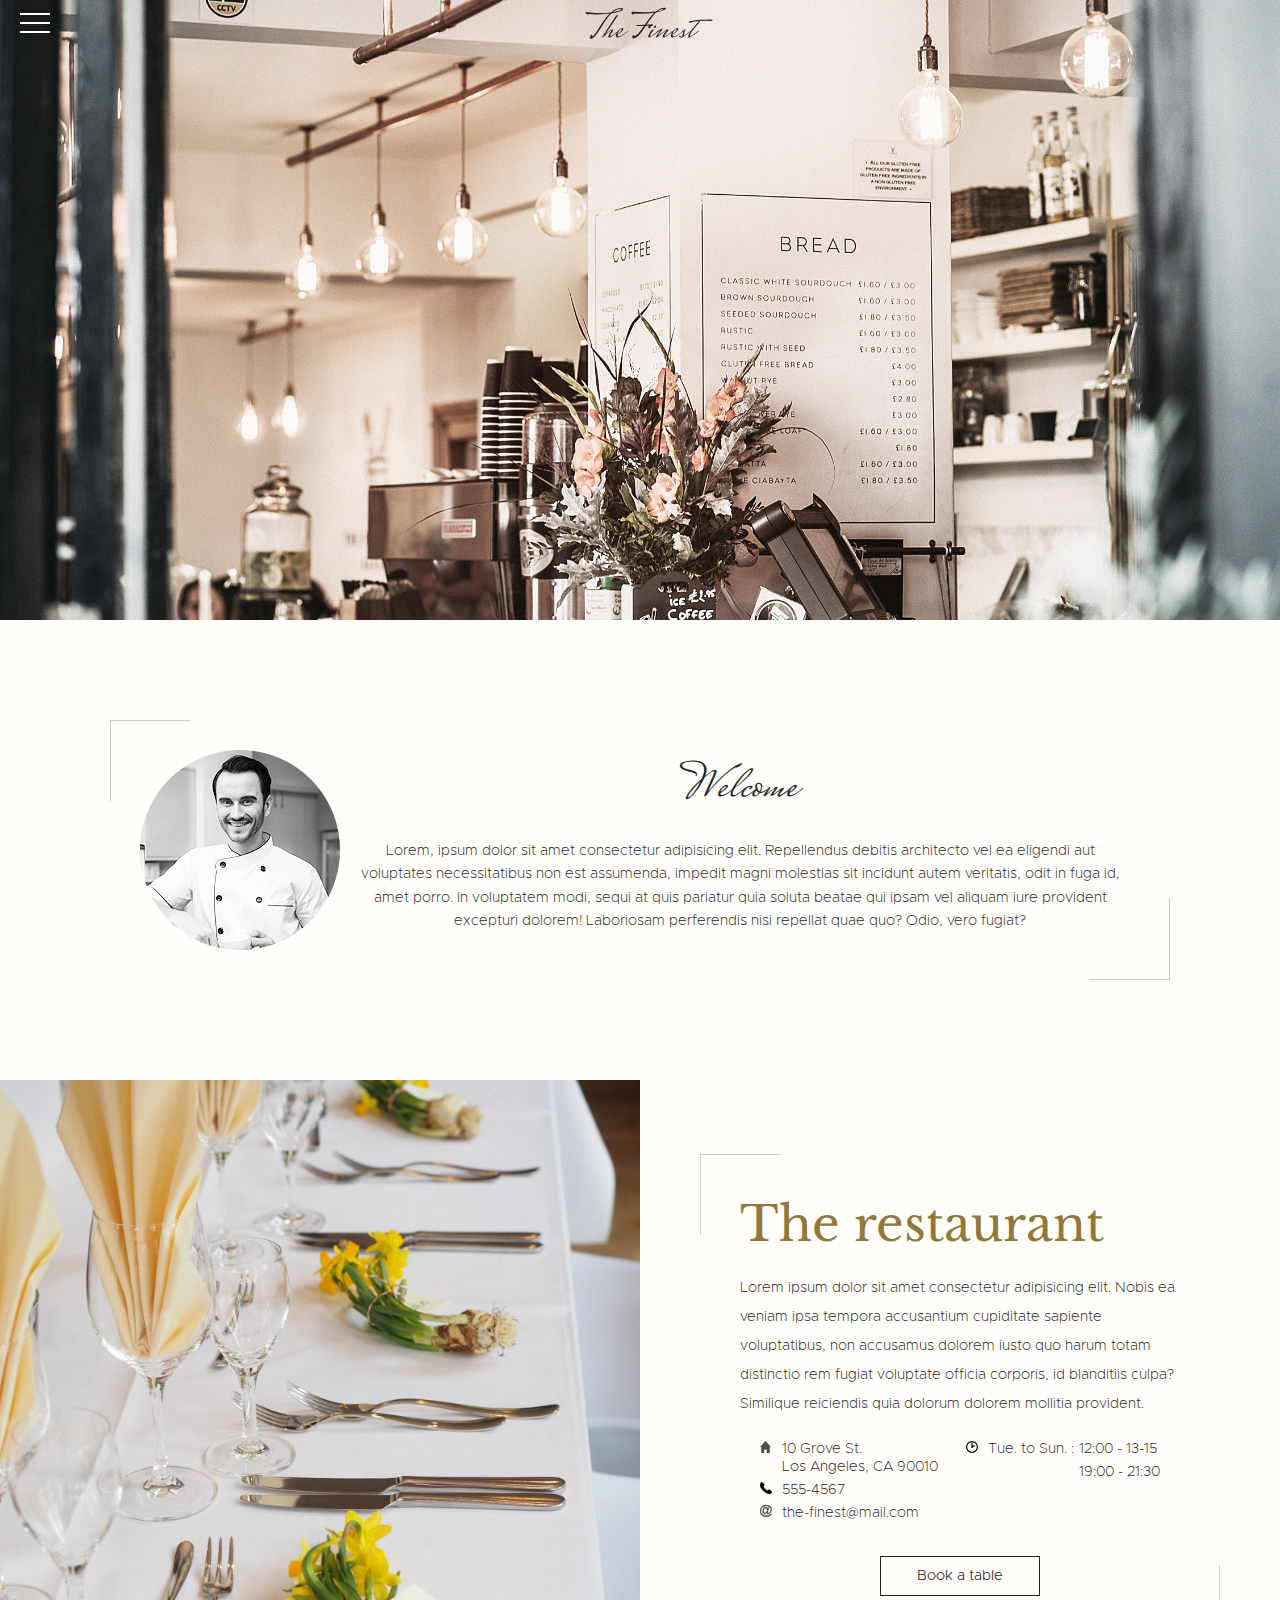
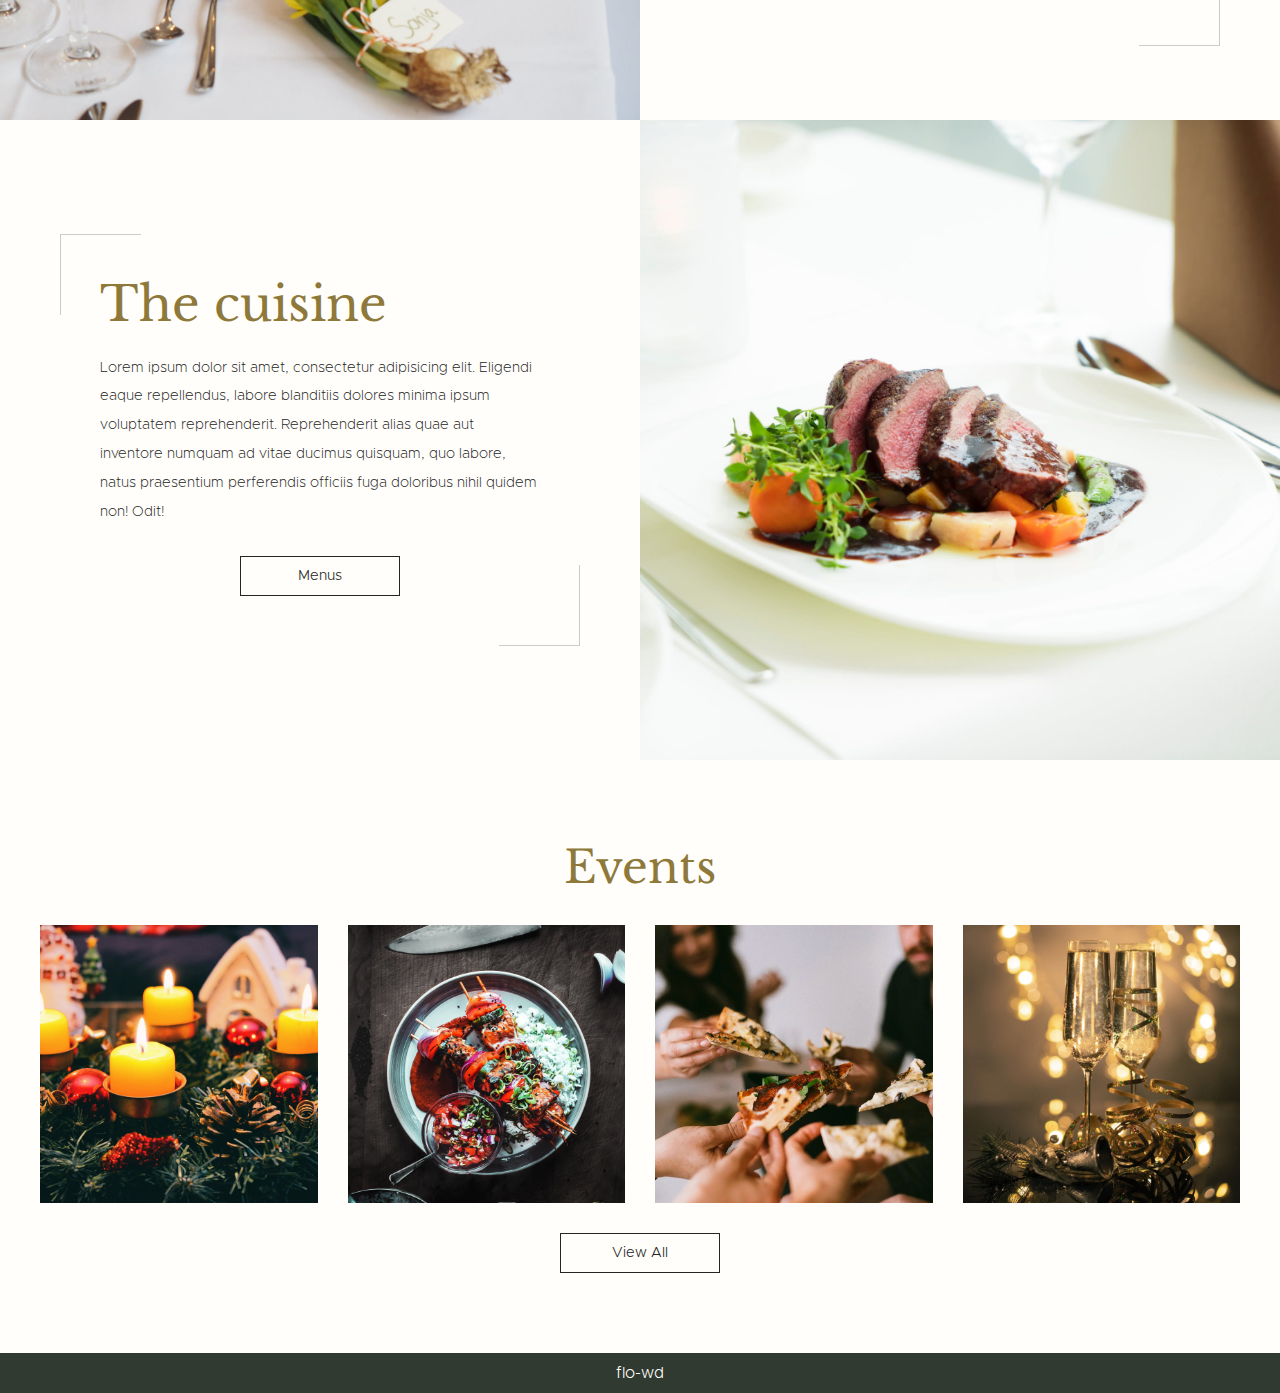
<file: index.html>
<!DOCTYPE html>
<html>
<head>
	<meta charset="UTF-8">
	<meta name="viewport" content="width=device-width, initial-scale=1">
  <link rel="stylesheet" href="style.css" />
  <link href="https://fonts.googleapis.com/css2?family=Libre+Baskerville:ital,wght@0,400;0,700;1,400&display=swap" rel="stylesheet"> 
	<title>The Finest - Home</title>
</head>
<body>
  <header class="header" id="header">
    <p class="header__logo">The Finest</p>
  </header>
  <div class="burger" id="burger">
    <div class="burger__piece burger__piece--top" id="burger-top"></div>
    <div class="burger__piece burger__piece--middle" id="burger-middle"></div>
    <div class="burger__piece burger__piece--bottom" id="burger-bottom"></div>
  </div>
  <div class="sidebar" id="sidebar">
    <div class="sidebar__top"></div>
    <div class="sidebar__body">
      <nav class="nav">
        <ul class="nav__list">
          <li class="nav__item"><a href="index.html">HOME</a></li>
          <li class="nav__item"><a href="book.html">BOOK A TABLE</a></li>
          <li class="nav__item"><a href="menus.html">MENUS</a></li>
          <li class="nav__item"><a href="events.html">EVENTS</a></li>
          <li class="nav__item"><a href="book.html#contact">CONTACT</a></li>
        </ul>
      </nav>
    </div>
  </div>
  <div class="sidebar__overlay" id="overlay"></div>
  <div class="home-hero"></div>
  <section class="home-intro">
    <div class="home-intro__ct">
      <div class="home-intro__box">
        <img src="img/chef.png" alt="chef" class="home-intro__pic">
        <div class="home-intro__text-ct">
          <div class="home-intro__title-ct">
            <h2 class="home-intro__title">Welcome</h2>
          </div>
          <p class="home-intro__text">Lorem, ipsum dolor sit amet consectetur adipisicing elit. Repellendus debitis architecto vel ea eligendi aut voluptates necessitatibus non est assumenda, impedit magni molestias sit incidunt autem veritatis, odit in fuga id, amet porro. In voluptatem modi, sequi at quis pariatur quia soluta beatae qui ipsam vel aliquam iure provident excepturi dolorem! Laboriosam perferendis nisi repellat quae quo? Odio, vero fugiat?
          </p>
        </div>
      </div> 
    </div>
  </section>
  <section class="home-main">
    <div class="home-main__ct">
      <div class="home-main__box">
        <div class="home-main__box-content">
          <img src="img/table-s.jpg" alt="" class="home-main__pic">
        </div>
      </div>
      <div class="home-main__box home-main__box--autosize">
        <div class="home-main__box-content home-main__box-content--autosize">
          <div class="home-main__text-ct">
            <h2 class="home-main__title">The restaurant</h2>
            <p class="home-main__text">Lorem ipsum dolor sit amet consectetur adipisicing elit. Nobis ea veniam ipsa tempora accusantium cupiditate sapiente voluptatibus, non accusamus dolorem iusto quo harum totam distinctio rem fugiat voluptate officia corporis, id blanditiis culpa? Similique reiciendis quia dolorum dolorem mollitia provident.</p>
            <div class="home-main__info-ct">
              <div class="home-main__info-text-ct">
                <p class="home-main__info-text home-main__info-text--address">10 Grove St.<br><span class="home-main__info-text--spacing">Los Angeles, CA 90010</span></p>
                <p class="home-main__info-text home-main__info-text--tel">555-4567</p>
                <p class="home-main__info-text home-main__info-text--mail">the-finest@mail.com</p>
              </div>
              <div class="home-main__info-hours">
                <div class="home-main__info-hour-ct">
                  <p class="home-main__info-hour-day">Tue. to Sun. :</p>
                  <p>12:00 - 13-15<br>19:00 - 21:30</p>
                </div>
              </div>
            </div>
            <a href="book.html"><button class="home-main__button">Book a table</button></a>
          </div>
        </div>
      </div>
      <div class="home-main__box home-main__box--autosize">
        <div class="home-main__box-content home-main__box-content--autosize">
          <div class="home-main__text-ct">
            <h2 class="home-main__title">The cuisine</h2>
            <p class="home-main__text">Lorem ipsum dolor sit amet, consectetur adipisicing elit. Eligendi eaque repellendus, labore blanditiis dolores minima ipsum voluptatem reprehenderit. Reprehenderit alias quae aut inventore numquam ad vitae ducimus quisquam, quo labore, natus praesentium perferendis officiis fuga doloribus nihil quidem non! Odit!</p>
            <a href="menus.html"><button class="home-main__button">Menus</button></a>
          </div>
        </div>
      </div>
      <div class="home-main__box home-main__box--reposition">
        <div class="home-main__box-content">
          <img src="img/food-s.jpg" alt="" class="home-main__pic">
        </div>
      </div>
    </div>
  </section>
  <section class="home-events">
    <div class="home-events__ct">
      <h2 class="home-events__title">Events</h2>
      <div class="home-events__box">
        <div class="home-events__box-content">
          <img src="img/event1.jpg" alt="event1" class="home-events__img">
          <div class="home-events__box-overlay">
            <h3 class="home-events__box-overlay-title">This is an event</h3>
          </div>
        </div>
      </div>
      <div class="home-events__box">
        <div class="home-events__box-content">
          <img src="img/event2.jpg" alt="event2" class="home-events__img">
          <div class="home-events__box-overlay">
            <h3 class="home-events__box-overlay-title">This is an event</h3>
          </div>
        </div>
      </div>
      <div class="home-events__box">
        <div class="home-events__box-content">
          <img src="img/event3.jpg" alt="event3" class="home-events__img">
          <div class="home-events__box-overlay">
            <h3 class="home-events__box-overlay-title">This is an event</h3>
          </div>
        </div>
      </div>
      <div class="home-events__box">
        <div class="home-events__box-content">
          <img src="img/event4.jpg" alt="event4" class="home-events__img">
          <div class="home-events__box-overlay">
            <h3 class="home-events__box-overlay-title">This is an event</h3>
          </div>
        </div>
      </div>
      <div class="home-events__button-ct">
        <a href="events.html"><button class="home-events__button">View All</button></a>
      </div>
    </div>
  </section>
  <footer class="footer">
    <p class="footer__text">flo-wd</p>
  </footer>

  <script src="js/app.js"></script>
  <script src="js/home.js"></script>
</body>
</html>
</file>
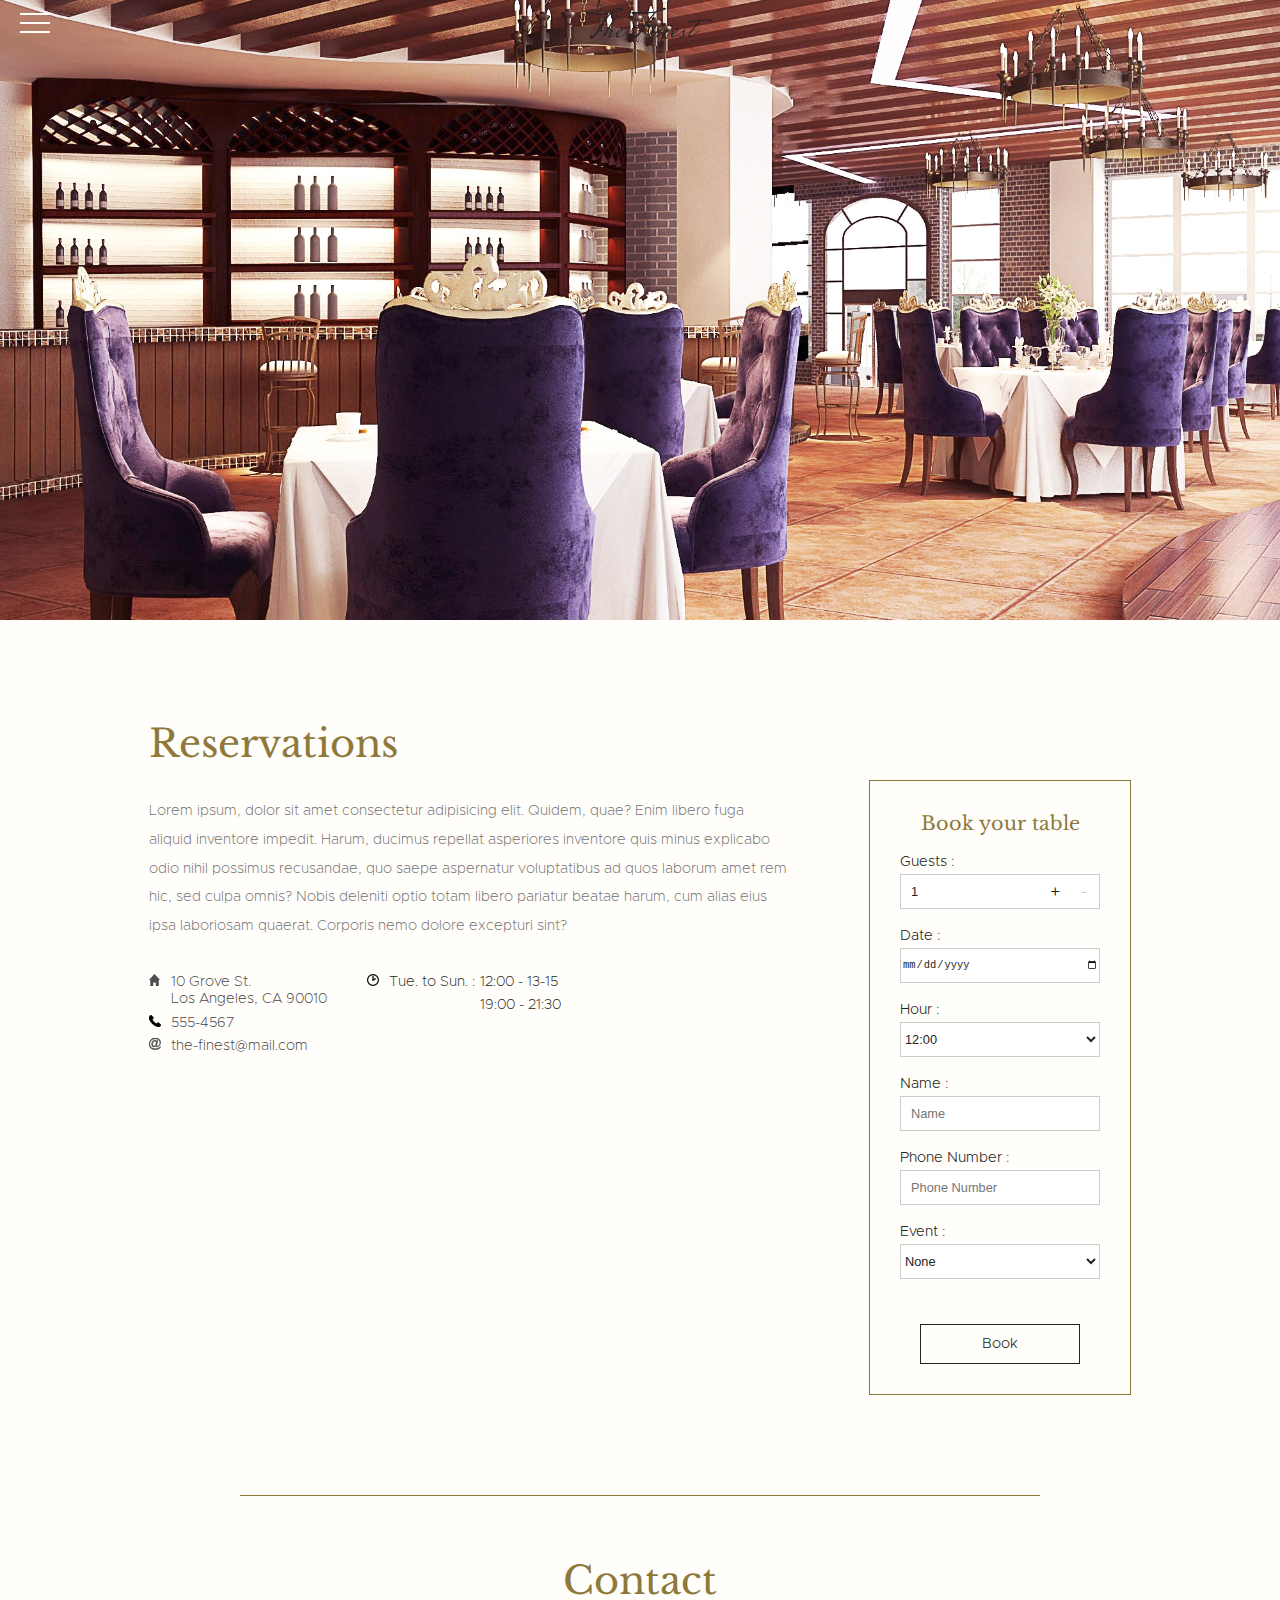
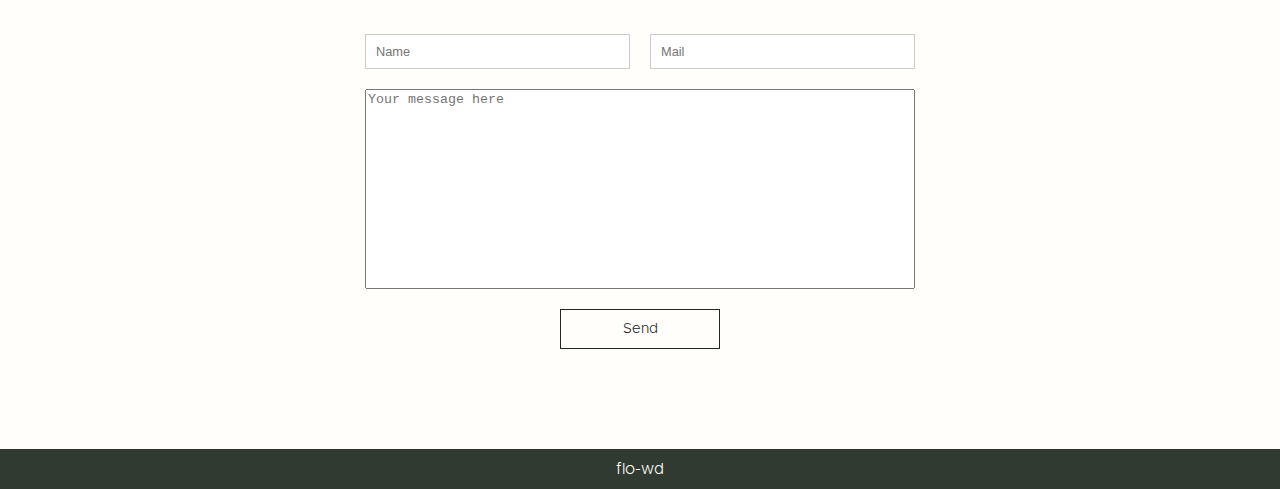
<file: book.html>
<!DOCTYPE html>
<html>
<head>
	<meta charset="UTF-8">
	<meta name="viewport" content="width=device-width, initial-scale=1">
  <link rel="stylesheet" href="style.css" />
  <link href="https://fonts.googleapis.com/css2?family=Libre+Baskerville:ital,wght@0,400;0,700;1,400&display=swap" rel="stylesheet"> 
	<title>The Finest - Home</title>
</head>
<body>
  <header class="header" id="header">
    <p class="header__logo">The Finest</p>
  </header>
  <div class="burger" id="burger">
    <div class="burger__piece burger__piece--top" id="burger-top"></div>
    <div class="burger__piece burger__piece--middle" id="burger-middle"></div>
    <div class="burger__piece burger__piece--bottom" id="burger-bottom"></div>
  </div>
  <div class="sidebar" id="sidebar">
    <div class="sidebar__top"></div>
    <div class="sidebar__body">
      <nav class="nav">
        <ul class="nav__list">
          <li class="nav__item"><a href="index.html">HOME</a></li>
          <li class="nav__item"><a href="book.html">BOOK A TABLE</a></li>
          <li class="nav__item"><a href="menus.html">MENUS</a></li>
          <li class="nav__item"><a href="events.html">EVENTS</a></li>
          <li class="nav__item"><a href="book.html#contact">CONTACT</a></li>
        </ul>
      </nav>
    </div>
  </div>
  <div class="sidebar__overlay" id="overlay"></div>
  <div class="book-hero"></div>
    <section class="book-main" id="book-main">
      <div class="book-main__ct">
        <div class="book-main__text-ct">
          <h1 class="book-main__title">Reservations</h1>
          <p class="book-main__text">Lorem ipsum, dolor sit amet consectetur adipisicing elit. Quidem, quae? Enim libero fuga aliquid inventore impedit. Harum, ducimus repellat asperiores inventore quis minus explicabo odio nihil possimus recusandae, quo saepe aspernatur voluptatibus ad quos laborum amet rem hic, sed culpa omnis? Nobis deleniti optio totam libero pariatur beatae harum, cum alias eius ipsa laboriosam quaerat. Corporis nemo dolore excepturi sint?</p>
          <div class="book-main__info-ct">
            <div class="book-main__info-text-ct">
              <p class="book-main__info-text book-main__info-text--address">10 Grove St.<br><span class="book-main__info-text--spacing">Los Angeles, CA 90010</span></p>
              <p class="book-main__info-text book-main__info-text--tel">555-4567</p>
              <p class="book-main__info-text book-main__info-text--mail">the-finest@mail.com</p>
            </div>
            <div class="book-main__info-hours">
              <div class="book-main__info-hour-ct">
                <p class="book-main__info-hour-day">Tue. to Sun. :</p>
                <p>12:00 - 13-15<br>19:00 - 21:30</p>
              </div>
            </div>
          </div>
        </div>
        <div class="book-main__form-ct" id="form-book-ct">
          <form action="" class="form-book" id="form-book">
            <h3 class="form-book__title">Book your table</h3>
            <div class="form-book__set">
              <label for="book-guests" class="form-book__label">Guests :</label>
              <div class="form-book__input-ct">
                <input type="text" class="form-book__input form-book__input--guests form-book__input--text" id="book-guests" value= "1" disabled>
                <div class="form-book__inc" id="book-ginc">+</div>
                <div class="form-book__dec" id="book-gdec">-</div>
              </div>
            </div>
            <div class="form-book__set">
              <label for="book-date" class="form-book__label">Date :</label>
              <input type="date" class="form-book__input" id="book-date">
            </div>
              <div class="form-book__set">
                <label for="book-hour" class="form-book__label">Hour :</label>
                <select name="hour" id="book-hour" class="form-book__select">
                  <option value="T12:00:00">12:00</option>
                  <option value="T12:15:00">12:15</option>
                  <option value="T12:30:00">12:30</option>
                  <option value="T12:45:00">12:45</option>
                  <option value="T13:00:00">13:00</option>
                  <option value="T13:15:00">13:15</option>
                  <option value="T19:00:00">19:00</option>
                  <option value="T19:15:00">19:15</option>
                  <option value="T19:30:00">19:30</option>
                  <option value="T19:45:00">19:45</option>
                  <option value="T20:00:00">20:00</option>
                  <option value="T20:15:00">20:15</option>
                  <option value="T20:30:00">20:30</option>
                  <option value="T20:45:00">20:45</option>
                  <option value="T20:00:00">21:00</option>
                  <option value="T21:15:00">21:15</option>
                  <option value="T21:30:00">21:30</option>
                </select>
              </div>
              <label for="book-name" class="form-book__label">Name :</label>
              <input type="text" class="form-book__input form-book__input--text" id="book-name" placeholder="Name">
              <label for="book-phone" class="form-book__label">Phone Number :</label>
              <input type="text" class="form-book__input form-book__input--text" id="book-phone" placeholder="Phone Number">
              <div class="form__set">
                <label for="book-events" class="form-book__label">Event :</label>
                <select name="events" id="book-events" class="form-book__select">
                  <option value="None" id="opt-none">None</option>
                  <option value="event1" id="opt-event1">Event 1</option>
                  <option value="event2" id="opt-event2">Event 2</option>
                  <option value="event3" id="opt-event3">Event 3</option>
                  <option value="event4" id="opt-event4">Event 4</option>
                </select>
              </div>
            <p class="form-book__message form-book__message--confirm" id="form-book-confirm">Réservation effectuée</p>
            <p class="form-book__message form-book__message--error" id="form-book-error-empty">Empty field(s)</p>
            <p class="form-book__message form-book__message--error" id="form-book-error-phone">Invalid phone number format</p>
            <div class="form-contact__submit-ct">
              <button class="form-book__submit" id="book-submit">Book</button>
            </div>
          </form>
        </div>
      </div>
    </section>
    <section class="book-contact" id="contact">
      <div class="book-contact__ct">
        <hr class="book-contact__separator" />
        <h1 class="book-contact__title">Contact</h1>
        <form action="" class="form-contact" id="form-contact">
          <div class="form-contact__input-ct">
            <input type="text" class="form-contact__input form-contact__input--left" id="contact-name" placeholder="Name">
            <input type="text" class="form-contact__input" id="contact-mail" placeholder="Mail">
          </div>
          <textarea class="form-contact__textarea" id="contact-message" placeholder="Your message here"></textarea>
          <p class="form-contact__message form-contact__message--confirm" id="form-contact-confirm">Message send</p>
          <p class="form-contact__message form-contact__message--error" id="form-contact-error-empty">Empty field(s)</p>
          <p class="form-contact__message form-contact__message--error" id="form-contact-error-mail">Invalid mail format</p>
          <div class="form-contact__submit-ct">
            <button class="form-contact__submit" id="contact-submit">Send</button>
          </div>
        </form>
      </div>
    </section>
    <footer class="footer">
      <p class="footer__text">flo-wd</p>
    </footer>
  
    <script src="js/app.js"></script>
    <script src="js/book.js"></script>
  </body>
</html>
</file>
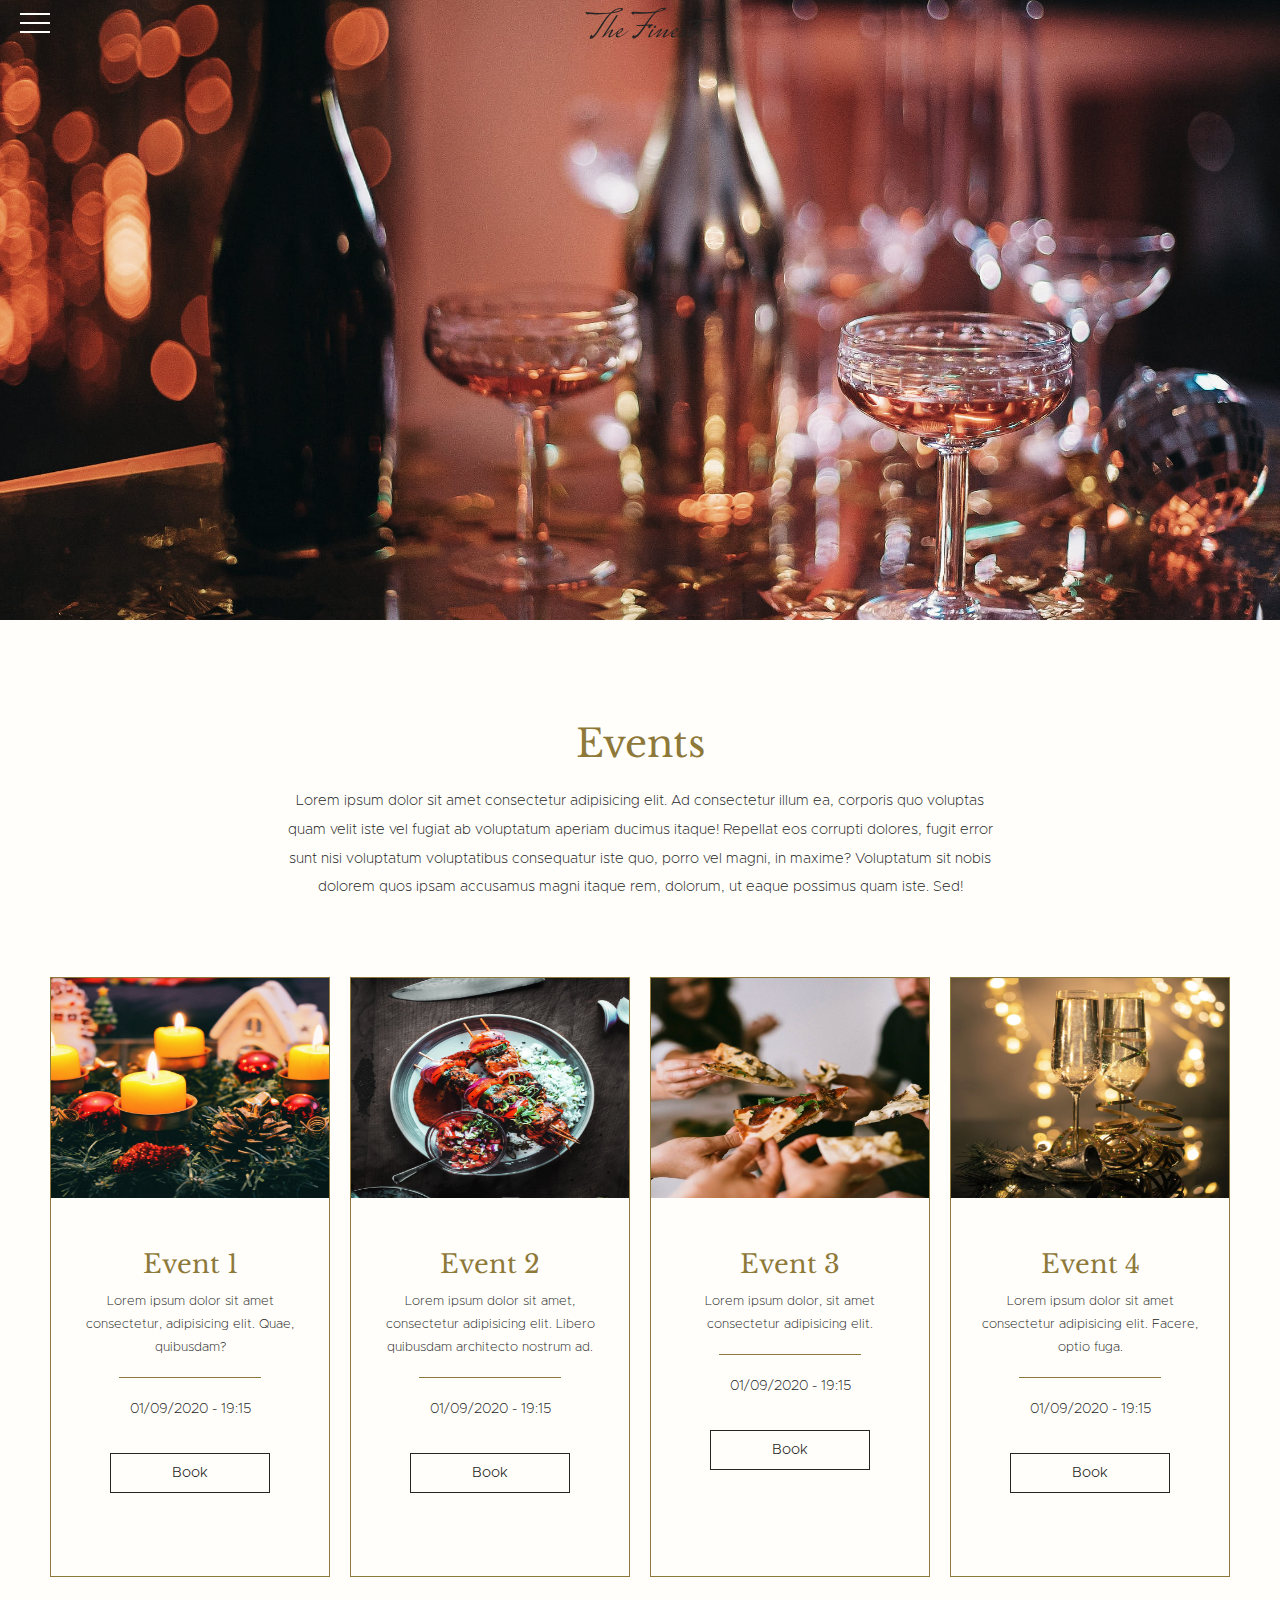
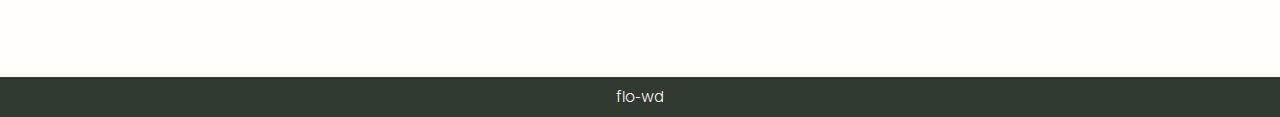
<file: events.html>
<!DOCTYPE html>
<html>
<head>
	<meta charset="UTF-8">
	<meta name="viewport" content="width=device-width, initial-scale=1">
  <link rel="stylesheet" href="style.css" />
  <link href="https://fonts.googleapis.com/css2?family=Libre+Baskerville:ital,wght@0,400;0,700;1,400&display=swap" rel="stylesheet"> 
	<title>The Finest - Home</title>
</head>
<body>
  <header class="header" id="header">
    <p class="header__logo">The Finest</p>
  </header>
  <div class="burger" id="burger">
    <div class="burger__piece burger__piece--top" id="burger-top"></div>
    <div class="burger__piece burger__piece--middle" id="burger-middle"></div>
    <div class="burger__piece burger__piece--bottom" id="burger-bottom"></div>
  </div>
  <div class="sidebar" id="sidebar">
    <div class="sidebar__top"></div>
    <div class="sidebar__body">
      <nav class="nav">
        <ul class="nav__list">
          <li class="nav__item"><a href="index.html">HOME</a></li>
          <li class="nav__item"><a href="book.html">BOOK A TABLE</a></li>
          <li class="nav__item"><a href="menus.html">MENUS</a></li>
          <li class="nav__item"><a href="events.html">EVENTS</a></li>
          <li class="nav__item"><a href="book.html#contact">CONTACT</a></li>
        </ul>
      </nav>
    </div>
  </div>
  <div class="sidebar__overlay" id="overlay"></div>
  <div class="events-hero"></div>
  <section class="events-main">
    <div class="events-main__ct">
      <div class="events-main__desc-ct">
        <h1 class="events-main__desc-title">Events</h1>
        <p class="events-main__desc-text">Lorem ipsum dolor sit amet consectetur adipisicing elit. Ad consectetur illum ea, corporis quo voluptas quam velit iste vel fugiat ab voluptatum aperiam ducimus itaque! Repellat eos corrupti dolores, fugit error sunt nisi voluptatum voluptatibus consequatur iste quo, porro vel magni, in maxime? Voluptatum sit nobis dolorem quos ipsam accusamus magni itaque rem, dolorum, ut eaque possimus quam iste. Sed!</p>
      </div>
      <div class="events-main__cards-ct">
        <div class="event__card-ct">
          <div class="event__card">
            <div class="event__img-ct">
              <img src="img/event1.jpg" alt="" class="event__img">
            </div>
            <div class="event__text-ct">
              <h2 class="event__title">Event 1</h2>
              <p class="event__text">Lorem ipsum dolor sit amet consectetur, adipisicing elit. Quae, quibusdam?</p>
              <hr class="event__separator" />
              <p class="event__date">01/09/2020 - 19:15</p>
              <button class="event__button" id="btn-event1">Book</button>
            </div>
          </div>
        </div>
        <div class="event__card-ct">
          <div class="event__card">
            <div class="event__img-ct">
              <img src="img/event2.jpg" alt="" class="event__img">
            </div>
            <div class="event__text-ct">
              <h2 class="event__title">Event 2</h2>
              <p class="event__text">Lorem ipsum dolor sit amet, consectetur adipisicing elit. Libero quibusdam architecto nostrum ad.</p>
              <hr class="event__separator" />
              <p class="event__date">01/09/2020 - 19:15</p>
              <button class="event__button" id="btn-event2">Book</button>
            </div>
          </div>
        </div>
        <div class="event__card-ct">
          <div class="event__card">
            <div class="event__img-ct">
              <img src="img/event3.jpg" alt="" class="event__img">
            </div>
            <div class="event__text-ct">
              <h2 class="event__title">Event 3</h2>
              <p class="event__text">Lorem ipsum dolor, sit amet consectetur adipisicing elit.</p>
              <hr class="event__separator" />
              <p class="event__date">01/09/2020 - 19:15</p>
              <button class="event__button" id="btn-event3">Book</button>
            </div>
          </div>
        </div>
        <div class="event__card-ct">
          <div class="event__card">
            <div class="event__img-ct">
              <img src="img/event4.jpg" alt="" class="event__img">
            </div>
            <div class="event__text-ct">
              <h2 class="event__title">Event 4</h2>
              <p class="event__text">Lorem ipsum dolor sit amet consectetur adipisicing elit. Facere, optio fuga.</p>
              <hr class="event__separator" />
              <p class="event__date">01/09/2020 - 19:15</p>
              <button class="event__button" id="btn-event4">Book</button>
            </div>
          </div>
        </div>
      </div>
    </div>
  </section>
  <footer class="footer">
    <p class="footer__text">flo-wd</p>
  </footer>

  <script src="js/app.js"></script>
  <script src="js/events.js"></script>
</body>
</html>
</file>
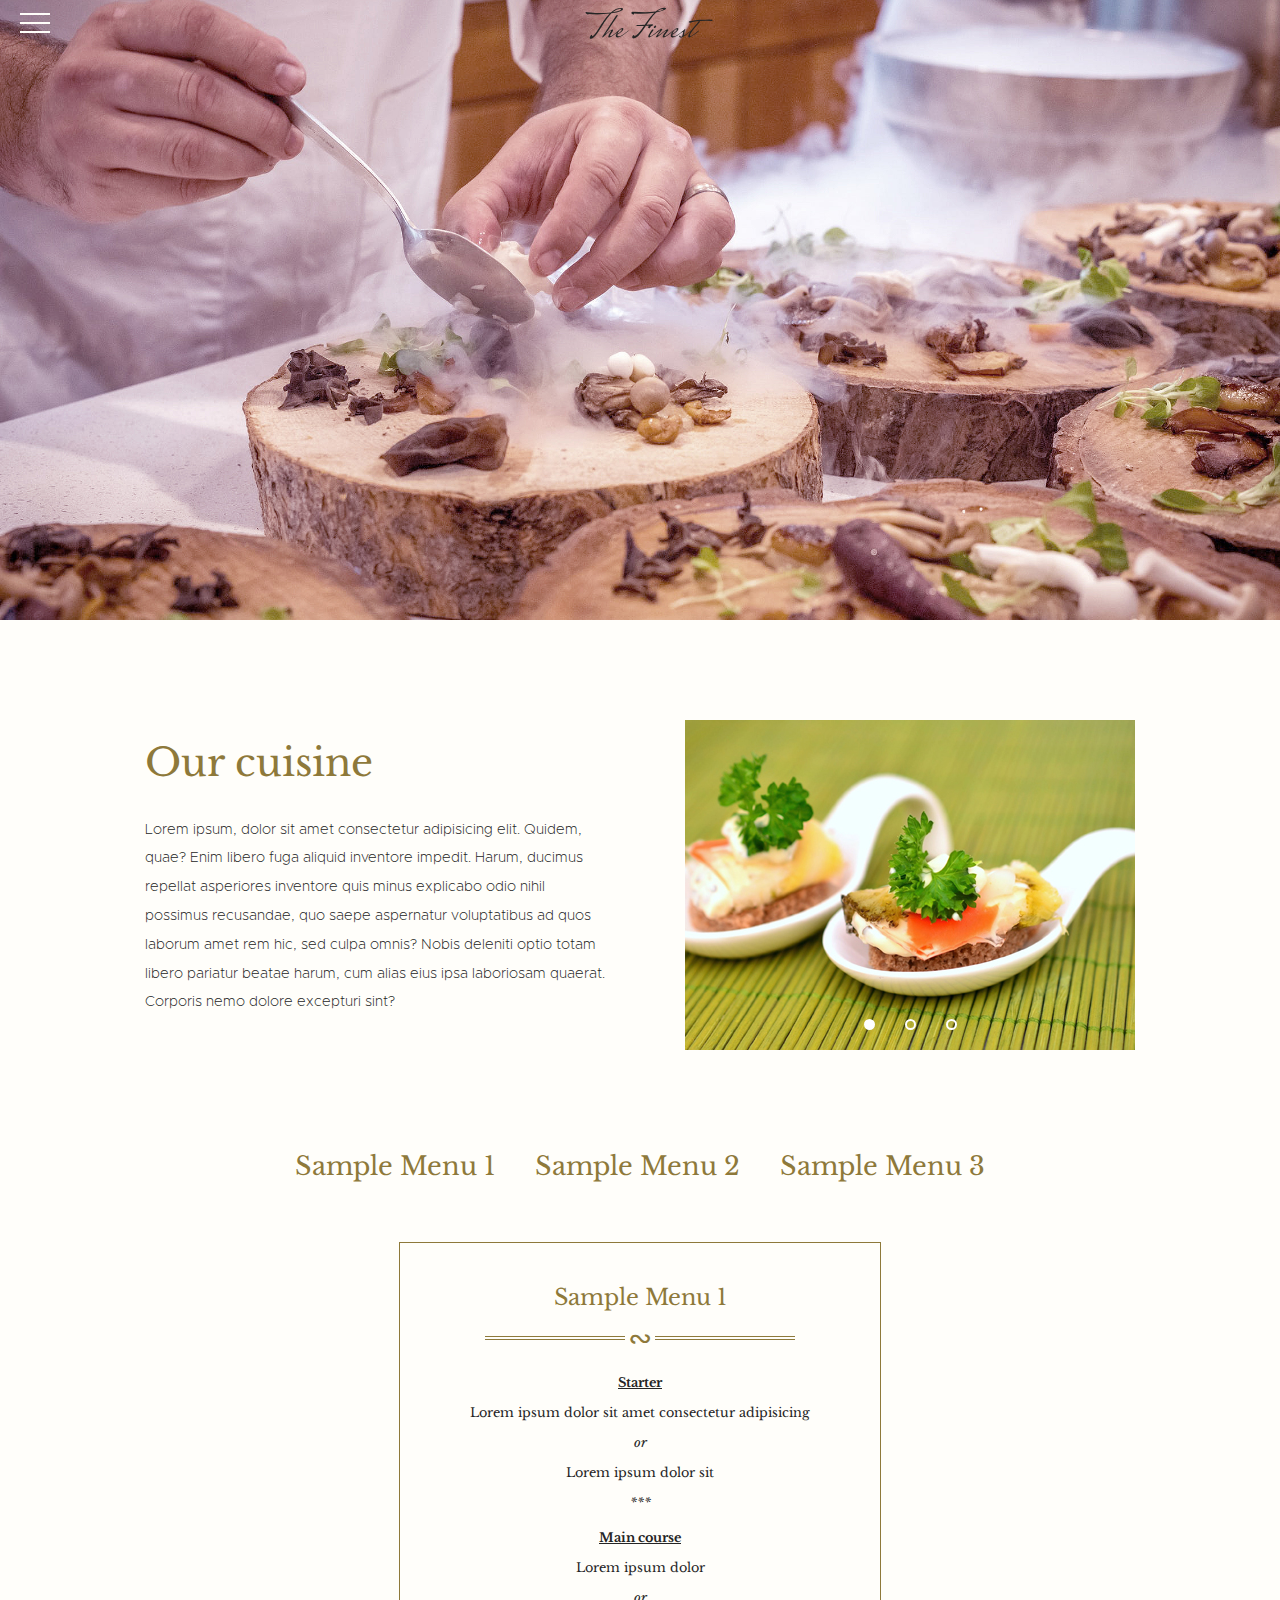
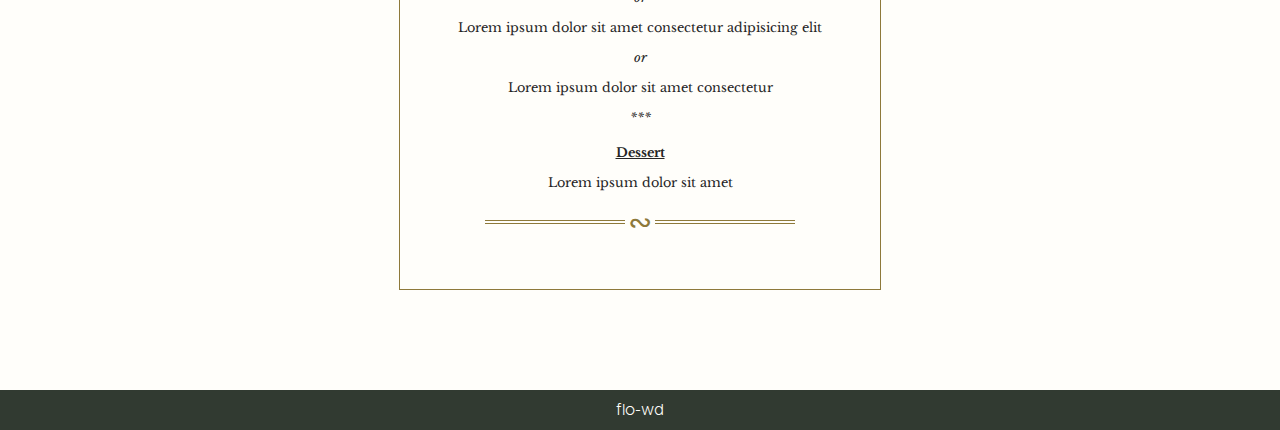
<file: menus.html>
<!DOCTYPE html>
<html>
<head>
	<meta charset="UTF-8">
	<meta name="viewport" content="width=device-width, initial-scale=1">
  <link rel="stylesheet" href="style.css" />
  <link href="https://fonts.googleapis.com/css2?family=Libre+Baskerville:ital,wght@0,400;0,700;1,400&display=swap" rel="stylesheet"> 
	<title>The Finest - Home</title>
</head>
<body>
  <header class="header" id="header">
    <p class="header__logo">The Finest</p>
  </header>
  <div class="burger" id="burger">
    <div class="burger__piece burger__piece--top" id="burger-top"></div>
    <div class="burger__piece burger__piece--middle" id="burger-middle"></div>
    <div class="burger__piece burger__piece--bottom" id="burger-bottom"></div>
  </div>
  <div class="sidebar" id="sidebar">
    <div class="sidebar__top"></div>
    <div class="sidebar__body">
      <nav class="nav">
        <ul class="nav__list">
          <li class="nav__item"><a href="index.html">HOME</a></li>
          <li class="nav__item"><a href="book.html">BOOK A TABLE</a></li>
          <li class="nav__item"><a href="menus.html">MENUS</a></li>
          <li class="nav__item"><a href="events.html">EVENTS</a></li>
          <li class="nav__item"><a href="book.html#contact">CONTACT</a></li>
        </ul>
      </nav>
    </div>
  </div>
  <div class="sidebar__overlay" id="overlay"></div>
  <div class="menus-hero"></div>
  <section class="menus-main">
    <div class="menus-main__ct">
      <div class="menus-main__text-ct">
        <h1 class="menus-main__title">Our cuisine</h1>
        <p class="menus-main__text">Lorem ipsum, dolor sit amet consectetur adipisicing elit. Quidem, quae? Enim libero fuga aliquid inventore impedit. Harum, ducimus repellat asperiores inventore quis minus explicabo odio nihil possimus recusandae, quo saepe aspernatur voluptatibus ad quos laborum amet rem hic, sed culpa omnis? Nobis deleniti optio totam libero pariatur beatae harum, cum alias eius ipsa laboriosam quaerat. Corporis nemo dolore excepturi sint?</p>
      </div>
      <div class="menus-main__slider-ct" id="slider-ct">
        <div class="menus-main__img-ct" id="slider">
          <img src="./img/slide1.jpg" alt="" class="menus-main__img" draggable="false" id="first-slide">
          <img src="./img/slide2.jpg" alt="" class="menus-main__img" draggable="false">
          <img src="./img/slide3.jpg" alt="" class="menus-main__img" draggable="false">
        </div>
        <div class="menus-main__slider-btn-ct-ct">
          <div class="menus-main__slider-btn-ct">
            <div class="menus-main__slider-btn menus-main__slider-btn--active" id="slide1"></div>
            <div class="menus-main__slider-btn" id="slide2"></div>
            <div class="menus-main__slider-btn" id="slide3"></div>
          </div>
        </div>
      </div>
    </div>
  </section>
  <section class="menus-menus">
    <div class="menus-menus__ct">
      <div class="menus-menus__menu-select-ct">
        <h2 class="menus-menus__menu-select">Sample Menu 1</h2>
        <h2 class="menus-menus__menu-select">Sample Menu 2</h2>
        <h2 class="menus-menus__menu-select">Sample Menu 3</h2>
      </div>
      <div class="menus-menus__menu-ct menus-menus__menu-ct--active" id="menu1">
        <h3 class="menus-menus__menu-title">Sample Menu 1</h3>
        <div class="menus-menus__title-separator">
          <hr />
          <p>&#8766;</p>
          <hr />
        </div>
        <p class="menus-menus__type">Starter</p>
        <p class="menus-menus__dish">Lorem ipsum dolor sit amet consectetur adipisicing</p>
        <p class="menus-menus__separator">or</p>
        <p class="menus-menus__dish">Lorem ipsum dolor sit</p>
        <p class="menus-menus__separator">***</p>
        <p class="menus-menus__type">Main course</p>
        <p class="menus-menus__dish">Lorem ipsum dolor</p>
        <p class="menus-menus__separator">or</p>
        <p class="menus-menus__dish">Lorem ipsum dolor sit amet consectetur adipisicing elit</p>
        <p class="menus-menus__separator">or</p>
        <p class="menus-menus__dish">Lorem ipsum dolor sit amet consectetur</p>
        <p class="menus-menus__separator">***</p>
        <p class="menus-menus__type">Dessert</p>
        <p class="menus-menus__dish">Lorem ipsum dolor sit amet</p>
        <div class="menus-menus__title-separator">
          <hr />
          <p>&#8766;</p>
          <hr />
        </div>
      </div>
      <div class="menus-menus__menu-ct menus-menus__menu-ct--hidden" id="menu2">
        <h3 class="menus-menus__menu-title">Sample Menu 2</h3>
        <div class="menus-menus__title-separator">
          <hr />
          <p>&#8766;</p>
          <hr />
        </div>
        <p class="menus-menus__type">Starter</p>
        <p class="menus-menus__dish">Lorem, ipsum dolor</p>
        <p class="menus-menus__separator">or</p>
        <p class="menus-menus__dish">Lorem ipsum dolor sit amet consectetur</p>
        <p class="menus-menus__separator">or</p>
        <p class="menus-menus__dish">Lorem ipsum dolor sit amet</p>
        <p class="menus-menus__separator">***</p>
        <p class="menus-menus__type">Main course</p>
        <p class="menus-menus__dish">Lorem ipsum dolor sit amet consectetur adipisicing</p>
        <p class="menus-menus__separator">or</p>
        <p class="menus-menus__dish">Lorem ipsum dolor sit</p>
        <p class="menus-menus__separator">or</p>
        <p class="menus-menus__dish">Lorem ipsum dolor sit amet consectetur</p>
        <p class="menus-menus__separator">***</p>
        <p class="menus-menus__type">Dessert</p>
        <p class="menus-menus__dish">Lorem ipsum dolor sit amet</p>
        <p class="menus-menus__separator">and</p>
        <p class="menus-menus__dish">Lorem, ipsum</p>
        <div class="menus-menus__title-separator">
          <hr />
          <p>&#8766;</p>
          <hr />
        </div>
      </div>
      <div class="menus-menus__menu-ct menus-menus__menu-ct--hidden" id="menu3">
        <h3 class="menus-menus__menu-title">Sample Menu 3</h3>
        <div class="menus-menus__title-separator">
          <hr />
          <p>&#8766;</p>
          <hr />
        </div>
        <p class="menus-menus__type">Starter</p>
        <p class="menus-menus__dish">Lorem ipsum dolor sit.</p>
        <p class="menus-menus__separator">or</p>
        <p class="menus-menus__dish">Lorem, ipsum dolor.</p>
        <p class="menus-menus__separator">or</p>
        <p class="menus-menus__dish">Lorem ipsum dolor sit amet consectetur adipisicing.</p>
        <p class="menus-menus__separator">***</p>
        <p class="menus-menus__type">Main course</p>
        <p class="menus-menus__dish">Lorem ipsum dolor sit amet.</p>
        <p class="menus-menus__separator">or</p>
        <p class="menus-menus__dish">Lorem ipsum dolor sit amet consectetur.</p>
        <p class="menus-menus__separator">***</p>
        <p class="menus-menus__type">Dessert</p>
        <p class="menus-menus__dish">Lorem, ipsum dolor.</p>
        <p class="menus-menus__separator">or</p>
        <p class="menus-menus__dish">Lorem ipsum dolor sit.</p>
        <div class="menus-menus__title-separator">
          <hr />
          <p>&#8766;</p>
          <hr />
        </div>
      </div>
    </div>
  </div>
  </section>
  <footer class="footer">
    <p class="footer__text">flo-wd</p>
  </footer>

  <script src="js/app.js"></script>
  <script src="js/menus.js"></script>
</body>
</html>
</file>
<file: style.css>
@font-face {
  font-family: "metro-el";
  src: url("fonts/Metropolis-ExtraLight.otf");
}
@font-face {
  font-family: "metro-l";
  src: url("fonts/Metropolis-Light.otf");
}
@font-face {
  font-family: "msd";
  src: url("fonts/MrsSaintDelafield-Regular.ttf");
}
@font-face {
  font-family: "baskerville-r";
  src: url("fonts/LibreBaskerville-Regular.ttf");
}
h1, h2, h3 {
  font-weight: normal;
}

body {
  margin: 0;
  background-color: #F0F0F0;
  color: #252525;
}

a {
  text-decoration: none;
  color: inherit;
  cursor: pointer;
}

button {
  width: 160px;
  height: 40px;
  font-family: "metro-l";
  background-color: #FFFEFA;
  color: #252525;
  border: 1px #252525 solid;
  font-size: 0.9em;
  transition: background 0.2s ease;
  cursor: pointer;
}
button:hover {
  background-color: #252525;
  color: #FFFEFA;
}

.home-hero {
  padding-top: 80px;
  width: 100vw;
  height: 60vh;
  background-size: cover;
  background-position: center;
  background-image: url("img/home-hero.jpg");
}

.menus-hero {
  padding-top: 80px;
  width: 100vw;
  height: 60vh;
  background-size: cover;
  background-position: center;
  background-image: url("img/menus-hero.jpg");
}

.events-hero {
  padding-top: 80px;
  width: 100vw;
  height: 60vh;
  background-size: cover;
  background-position: center;
  background-image: url("img/events-hero2.jpg");
  background-position: center 75%;
}

.book-hero {
  padding-top: 80px;
  width: 100vw;
  height: 60vh;
  background-size: cover;
  background-position: center;
  background-image: url("img/book-hero.jpg");
}

.header {
  width: 100%;
  height: 50px;
  position: fixed;
  top: 0;
  z-index: 10;
  display: flex;
  justify-content: center;
  align-items: center;
  transition: background 0.4s;
}
.header--scrolled {
  background: #fff;
  box-shadow: -1px 2px 5px 0px rgba(0, 0, 0, 0.2);
}
.header__logo {
  margin: 0;
  padding-top: 13px;
  font-family: "msd";
  font-size: 2.4em;
}

.burger {
  width: 30px;
  height: 20px;
  margin-top: 13px;
  position: fixed;
  top: 0;
  left: 20px;
  z-index: 30;
  cursor: pointer;
}
.burger__piece {
  content: "";
  position: absolute;
  height: 2px;
  width: 100%;
  background: #FFFEFA;
}
.burger__piece--top {
  top: 0;
  transform-origin: bottom left;
}
.burger__piece--middle {
  top: 9px;
}
.burger__piece--bottom {
  bottom: 0;
  transform-origin: top left;
}
.burger__piece--scrolled {
  background: #454545;
}
.burger__piece--top-enabled {
  background: #FFFEFA;
  animation-name: topenabled;
  animation-duration: 0.4s;
  animation-fill-mode: forwards;
}
.burger__piece--top-disabled {
  animation-name: topdisabled;
  animation-duration: 0.4s;
  animation-fill-mode: forwards;
}
@keyframes topenabled {
  from {
    width: 30px;
    transform: rotate(0);
  }
  to {
    width: 25px;
    transform: rotate(45deg);
    background: #FFFEFA;
  }
}
@keyframes topdisabled {
  from {
    width: 25px;
    transform: rotate(45deg);
    background: #FFFEFA;
  }
  to {
    width: 30px;
    transform: rotate(0);
  }
}
.burger__piece--middle-enabled {
  background: #FFFEFA;
  animation-name: middleenabled;
  animation-duration: 0.4s;
  animation-fill-mode: forwards;
}
.burger__piece--middle-disabled {
  animation-name: middledisabled;
  animation-duration: 0.4s;
  animation-fill-mode: forwards;
}
@keyframes middleenabled {
  from {
    opacity: 1;
    transform: translateX(0);
  }
  to {
    opacity: 0;
    transform: translateX(-30px);
    background: #FFFEFA;
  }
}
@keyframes middledisabled {
  from {
    opacity: 0;
    transform: translateX(-30px);
    background: #FFFEFA;
  }
  to {
    opacity: 1;
    transform: translateX(0);
  }
}
.burger__piece--bottom-enabled {
  background: #FFFEFA;
  animation-name: bottomenabled;
  animation-duration: 0.4s;
  animation-fill-mode: forwards;
}
.burger__piece--bottom-disabled {
  animation-name: bottomdisabled;
  animation-duration: 0.4s;
  animation-fill-mode: forwards;
}
@keyframes bottomenabled {
  from {
    width: 30px;
    transform: rotate(0);
    background: #FFFEFA;
  }
  to {
    width: 25px;
    transform: rotate(-45deg);
  }
}
@keyframes bottomdisabled {
  from {
    width: 25px;
    transform: rotate(-45deg);
    background: #FFFEFA;
  }
  to {
    width: 30px;
    transform: rotate(0);
  }
}

.sidebar {
  position: fixed;
  top: 0;
  width: 300px;
  height: 100vh;
  background-color: #313a31;
  transform: translateX(-100%);
  transition: transform 0.4s ease-in-out;
  z-index: 20;
}
.sidebar--enabled {
  transform: translateX(0);
}
.sidebar__overlay {
  position: fixed;
  top: 0;
  width: 100vw;
  height: 100vh;
  background-color: rgba(0, 0, 0, 0.4);
  z-index: 15;
  display: none;
}
.sidebar__overlay--enabled {
  display: block;
}
.sidebar__top {
  width: 100%;
  height: 80px;
}
.sidebar__body {
  width: 100%;
  display: flex;
  flex-direction: column;
  align-items: flex-start;
}

.nav__list {
  list-style: none;
}
.nav__item {
  margin: 40px 0;
  font-family: "metro-l";
  font-size: 1em;
  color: #FFFEFA;
}
.nav__item a {
  position: relative;
}
.nav__item a:after {
  content: "";
  position: absolute;
  left: 0;
  right: 100%;
  bottom: -4px;
  height: 2px;
  background: #FFFEFA;
  transition-property: left, right;
  transition-duration: 0.2s;
  transition-timing-function: ease-out;
}
.nav__item a:hover:after {
  right: 0;
}

.footer {
  width: 100%;
  height: 40px;
  background-color: #313a31;
  display: flex;
  justify-content: center;
  align-items: center;
}
.footer__text {
  margin: 0;
  color: #FFFEFA;
  font-family: "metro-l";
  font-size: 1em;
}

@media screen and (max-width: 768px) {
  button {
    width: 240px;
    height: 60px;
    background-color: #FFFEFA;
    color: #707070;
    border: 1px #707070 solid;
    font-size: 1em;
    transition: background 0.2s ease;
  }

  .header__ct {
    justify-content: space-between;
  }

  .sidebar {
    width: 70%;
  }
}
.home-intro {
  width: 100%;
  display: flex;
  justify-content: center;
  align-items: center;
}
.home-intro__ct {
  box-sizing: border-box;
  padding: 100px 40px;
  max-width: 1440px;
  width: 100%;
  background-color: #FFFEFA;
  display: flex;
  justify-content: center;
}
.home-intro__box {
  max-width: 1000px;
  padding: 30px;
  position: relative;
  text-align: center;
  display: flex;
  align-items: center;
}
.home-intro__box:before, .home-intro__box:after {
  position: absolute;
  width: 80px;
  height: 80px;
  border-color: #CBCBCB;
  border-style: solid;
  content: "";
}
.home-intro__box:before {
  top: 0;
  left: 0;
  border-width: 1px 0 0 1px;
}
.home-intro__box:after {
  bottom: 0;
  right: 0;
  border-width: 0 1px 1px 0;
}
.home-intro__pic {
  flex-shrink: 0;
}
.home-intro__text-ct {
  padding: 0 20px;
  display: flex;
  flex-direction: column;
  justify-content: center;
  align-items: center;
}
.home-intro__title {
  margin: 0;
  font-family: "msd";
  font-size: 3em;
  color: #252525;
}
.home-intro__text {
  font-size: 0.9em;
  font-family: "metro-el";
  color: #252525;
  line-height: 1.6em;
}

.home-main {
  width: 100%;
  display: flex;
  justify-content: center;
}
.home-main__ct {
  box-sizing: border-box;
  max-width: 1440px;
  width: 100%;
  display: grid;
  grid-template-columns: repeat(2, 1fr);
}
.home-main__box {
  width: 100%;
  padding-top: 100%;
  position: relative;
  background-color: #FFFEFA;
}
.home-main__box-content {
  position: absolute;
  top: 0;
  width: 100%;
  height: 100%;
  overflow: hidden;
  display: flex;
  justify-content: center;
  align-items: center;
}
.home-main__text-ct {
  width: 80%;
  margin: 0 60px;
  padding: 40px;
  display: flex;
  flex-direction: column;
  justify-content: center;
  align-items: center;
  position: relative;
  text-align: left;
}
.home-main__text-ct:before, .home-main__text-ct:after {
  position: absolute;
  width: 80px;
  height: 80px;
  border-color: #CBCBCB;
  border-style: solid;
  content: "";
}
.home-main__text-ct:before {
  top: 0;
  left: 0;
  border-width: 1px 0 0 1px;
}
.home-main__text-ct:after {
  bottom: 0;
  right: 0;
  border-width: 0 1px 1px 0;
}
.home-main__pic {
  object-fit: fill;
  max-width: 100%;
  max-height: 100%;
}
.home-main__text {
  margin: 20px 0;
  font-size: 0.9em;
  font-family: "metro-el";
  color: #252525;
  line-height: 2em;
}
.home-main__title {
  margin: 0;
  width: 100%;
  font-size: 3em;
  font-family: "Libre Baskerville", serif;
  color: #8e793a;
}
.home-main__button {
  margin: 10px 0;
}
.home-main__info-ct {
  box-sizing: border-box;
  margin-bottom: 20px;
  width: 100%;
  display: flex;
  justify-content: space-between;
  padding: 0 20px;
}
.home-main__info-text-ct {
  align-items: flex-start;
}
.home-main__info-text-ct, .home-main__info-buttons {
  display: flex;
  flex-direction: column;
  justify-content: center;
}
.home-main__info-text {
  margin: 3px 0;
  font-size: 0.9em;
  font-family: "metro-el";
  color: #252525;
  line-height: 1.2;
}
.home-main__info-text--address:before {
  content: url("img/address.png");
  display: inline-block;
  margin-right: 10px;
}
.home-main__info-text--spacing {
  padding-left: 22px;
}
.home-main__info-text--tel:before {
  content: url("img/phone.png");
  display: inline-block;
  margin-right: 10px;
}
.home-main__info-text--mail:before {
  content: url("img/mail.png");
  display: inline-block;
  margin-right: 10px;
}
.home-main__info-hour-ct {
  display: flex;
  justify-content: flex-end;
  align-items: flex-start;
}
.home-main__info-hour-ct p {
  margin-top: 0;
  margin-bottom: 0;
  font-size: 0.9em;
  font-family: "metro-el";
  color: #252525;
  line-height: 1.6em;
}
.home-main__info-hour-day {
  margin-right: 5px;
}
.home-main__info-hour-day:before {
  content: url("img/clock.png");
  display: inline-block;
  margin-right: 10px;
}
.home-main__info-button-ct {
  width: 100%;
  display: flex;
  justify-content: center;
}

.home-events {
  width: 100%;
  display: flex;
  justify-content: center;
  align-items: center;
}
.home-events__ct {
  box-sizing: border-box;
  padding: 80px 40px;
  max-width: 1440px;
  width: 100%;
  background-color: #FFFEFA;
  display: grid;
  grid-template-columns: repeat(12, 1fr);
  grid-gap: 30px;
}
.home-events__title {
  margin: 0;
  font-size: 2.8em;
  font-family: "Libre Baskerville", serif;
  color: #8e793a;
  text-align: center;
  grid-column: span 12;
}
.home-events__box {
  width: 100%;
  padding-top: 100%;
  position: relative;
  grid-column: span 3;
  overflow: hidden;
}
.home-events__box-content {
  width: 100%;
  height: 100%;
  position: absolute;
  top: 0;
}
.home-events__img {
  object-fit: fill;
  object-position: center;
  max-width: 100%;
  max-height: 100%;
  transition: transform 0.3s;
}
.home-events__box-overlay {
  width: 100%;
  height: 100%;
  position: absolute;
  top: 0;
  background-color: rgba(0, 0, 0, 0.4);
  display: flex;
  justify-content: center;
  align-items: center;
  opacity: 0;
  transition: opacity 0.3s;
}
.home-events__box-overlay-title {
  font-family: "Libre Baskerville", serif;
  font-size: 1.8em;
  color: #CBCBCB;
  text-align: center;
}
.home-events__button-ct {
  width: 100%;
  grid-column: span 12;
  display: flex;
  justify-content: center;
}

@media screen and (max-width: 1200px) {
  .home-main__ct, .home-main__info-ct {
    grid-template-columns: unset;
  }
  .home-main__box--autosize {
    padding-top: 0;
  }
  .home-main__box-content--autosize {
    position: relative;
    padding: 60px 0;
  }
  .home-main__box--reposition {
    grid-row: 3;
  }
  .home-main__text-ct:before, .home-main__text-ct:after {
    content: none;
  }
  .home-main__text-ct {
    padding: 0;
  }
  .home-main__title {
    font-size: 3em;
  }
  .home-main__button {
    margin: 30px 0 0 0;
  }

  .home-events__box {
    grid-column: span 6;
  }
}
@media screen and (max-width: 768px) {
  .home-intro__ct {
    padding: 100px 40px;
  }
  .home-intro__box {
    flex-direction: column;
  }
  .home-intro__pic {
    margin-bottom: 30px;
  }
  .home-intro__ct {
    grid-template-columns: unset;
  }
  .home-intro__ct {
    grid-row-gap: 40px;
  }
  .home-intro__title, .home-intro__box, .home-intro__button-ct {
    grid-column: unset;
  }
  .home-intro__box-overlay {
    opacity: 1;
    transition: unset;
  }

  .home-main__box-content--autosize {
    height: auto;
    padding: 100px 0;
  }
  .home-main__text {
    margin: 40px 0;
  }
}
.menus-main {
  width: 100%;
  display: flex;
  justify-content: center;
  align-items: center;
}
.menus-main__ct {
  box-sizing: border-box;
  padding: 100px 40px 0 40px;
  max-width: 1440px;
  width: 100%;
  background-color: #FFFEFA;
  display: flex;
  justify-content: center;
  align-items: center;
}
.menus-main__text-ct {
  box-sizing: border-box;
  padding-right: 80px;
  width: 45%;
}
.menus-main__title {
  margin-top: 0;
  margin-bottom: 30px;
  width: 100%;
  font-size: 2.4em;
  font-family: "Libre Baskerville", serif;
  color: #8e793a;
}
.menus-main__text {
  font-size: 0.9em;
  font-family: "metro-el";
  color: #252525;
  line-height: 2em;
}
.menus-main__slider-ct {
  width: 450px;
  height: 330px;
  overflow: hidden;
  position: relative;
}
.menus-main__img-ct {
  display: flex;
  margin: 0;
  width: 1350px;
  height: 330px;
  transition: transform 0.3s;
}
.menus-main__img-ct img {
  object-fit: none;
}
.menus-main__slider-btn-ct-ct {
  width: 100%;
  height: 100%;
  position: absolute;
  top: 0;
  left: 0;
  display: flex;
  justify-content: center;
  align-items: flex-end;
}
.menus-main__slider-btn-ct {
  margin-bottom: 20px;
  display: flex;
}
.menus-main__slider-btn {
  content: "";
  margin: 0 15px;
  width: 7px;
  height: 7px;
  border-radius: 50% 50%;
  border: 2px white solid;
  cursor: pointer;
}
.menus-main__slider-btn--active {
  background: white;
}

.menus-menus {
  width: 100%;
  display: flex;
  justify-content: center;
  align-items: center;
}
.menus-menus__ct {
  box-sizing: border-box;
  padding: 100px 40px;
  max-width: 1440px;
  width: 100%;
  background-color: #FFFEFA;
  display: flex;
  justify-content: center;
  align-items: center;
  flex-direction: column;
}
.menus-menus__menu-select-ct {
  display: flex;
  justify-content: space-evenly;
  align-items: center;
}
.menus-menus__menu-select {
  margin: 0 20px 60px 20px;
  font-family: "Libre Baskerville", serif;
  font-size: 1.6em;
  color: #8e793a;
  cursor: pointer;
  transition: color 0.2s;
}
.menus-menus__menu-select:hover {
  color: #252525;
}
.menus-menus__menu-ct {
  padding: 40px;
  width: 400px;
  border: 1px #8e793a solid;
  display: flex;
  flex-direction: column;
  justify-content: center;
  align-items: center;
  text-align: center;
  animation-name: menuappear;
  animation-duration: 0.8s;
}
.menus-menus__menu-ct--hidden {
  opacity: 0;
  display: none;
}
@keyframes menuappear {
  from {
    opacity: 0;
  }
  to {
    opacity: 1;
  }
}
.menus-menus__menu-title {
  margin: 0;
  font-family: "Libre Baskerville", serif;
  font-size: 1.4em;
  color: #8e793a;
}
.menus-menus__title-separator {
  display: flex;
  justify-content: center;
  align-items: center;
  margin: 10px 0;
}
.menus-menus__title-separator hr {
  width: 140px;
  height: 2px;
  border-top: 1px #8e793a solid;
  border-bottom: 1px #8e793a solid;
  border-left: none;
  border-right: none;
}
.menus-menus__title-separator p {
  margin: 0 3px;
  font-size: 1.8em;
  color: #8e793a;
}
.menus-menus__type {
  margin: 10px 0;
  font-family: "Libre Baskerville", serif;
  font-size: 0.8em;
  font-weight: 700;
  text-decoration: underline;
}
.menus-menus__dish {
  margin: 5px 0;
  font-family: "Libre Baskerville", serif;
  font-size: 0.8em;
}
.menus-menus__separator {
  margin: 10px 0;
  font-family: "Libre Baskerville", serif;
  font-size: 0.8em;
  font-style: italic;
}

@media screen and (max-width: 768px) {
  .menus-main__ct {
    flex-direction: column;
  }
  .menus-main__text-ct {
    margin-bottom: 80px;
    padding-right: 20px;
    width: auto;
  }
  .menus-main__title, .menus-main__text {
    text-align: center;
  }
  .menus-main__slider-ct {
    width: 100%;
  }
  .menus-main__slider-btn-ct-ct {
    display: none;
  }

  .menus-menus__menu-select-ct {
    display: none;
  }
  .menus-menus__menu-ct {
    width: auto;
    border: none;
    animation: none;
  }
  .menus-menus__menu-ct--hidden {
    opacity: 1;
    display: flex;
  }
}
.events-main {
  width: 100%;
  display: flex;
  justify-content: center;
  align-items: center;
}
.events-main__ct {
  box-sizing: border-box;
  padding: 100px 40px;
  max-width: 1440px;
  width: 100%;
  background-color: #FFFEFA;
  display: flex;
  justify-content: center;
  align-items: center;
  flex-direction: column;
}
.events-main__desc-ct {
  width: 60%;
  margin-bottom: 60px;
}
.events-main__desc-title {
  margin-top: 0;
  margin-bottom: 20px;
  width: 100%;
  font-size: 2.4em;
  font-family: "Libre Baskerville", serif;
  color: #8e793a;
  text-align: center;
}
.events-main__desc-text {
  font-size: 0.9em;
  font-family: "metro-el";
  color: #252525;
  line-height: 2em;
  text-align: center;
}
.events-main__cards-ct {
  box-sizing: border-box;
  padding: 0 40px;
  display: grid;
  grid-template-columns: repeat(4, 280px);
  column-gap: 20px;
  row-gap: 40px;
}

.event__card-ct {
  display: flex;
  justify-content: center;
  align-items: center;
}
.event__card {
  box-sizing: border-box;
  width: 100%;
  height: 600px;
  border: 1px #8e793a solid;
  transition: top 0.4s;
}
.event__card:hover .event__img {
  transform: scale(1.1);
}
.event__img-ct {
  width: 100%;
  height: 220px;
  overflow: hidden;
}
.event__img-ct img {
  width: 100%;
  height: 100%;
  object-fit: fill;
  object-position: center;
  transition: transform 0.4s;
}
.event__text-ct {
  box-sizing: border-box;
  padding: 50px 20px;
  height: 380px;
  display: flex;
  justify-content: flex-start;
  align-items: center;
  flex-direction: column;
}
.event__text-ct h2 {
  margin: 0;
  width: 100%;
  font-size: 1.6em;
  font-family: "Libre Baskerville", serif;
  color: #8e793a;
  text-align: center;
}
.event__text-ct p {
  margin: 10px 0;
  font-size: 0.8em;
  font-family: "metro-el";
  color: #252525;
  line-height: 1.8em;
  text-align: center;
}
.event__text-ct hr {
  width: 60%;
  height: 1px;
  border: none;
  border-top: 1px #8e793a solid;
}
.event__date {
  font-size: 0.9em !important;
}
.event__button {
  margin-top: 20px;
}

@media screen and (max-width: 1200px) {
  .events-main__cards-ct {
    grid-template-columns: repeat(2, 280px);
  }
}
@media screen and (max-width: 768px) {
  .events-main__desc-ct {
    width: auto;
  }
  .events-main__cards-ct {
    display: flex;
    align-items: center;
    flex-direction: column;
  }

  .event__card-ct {
    margin-bottom: 40px;
  }
}
.book-main {
  width: 100%;
  display: flex;
  justify-content: center;
  align-items: center;
}
.book-main__ct {
  box-sizing: border-box;
  padding: 100px 40px 60px 40px;
  max-width: 1440px;
  width: 100%;
  background-color: #FFFEFA;
  display: flex;
  justify-content: center;
  align-items: flex-start;
}
.book-main__text-ct {
  box-sizing: border-box;
  padding-right: 80px;
  width: 60%;
}
.book-main__title {
  margin-top: 0;
  margin-bottom: 30px;
  font-size: 2.4em;
  font-family: "Libre Baskerville", serif;
  color: #8e793a;
}
.book-main__text {
  margin-top: 0;
  margin-bottom: 30px;
  font-size: 0.9em;
  font-family: "metro-el";
  color: #707070;
  line-height: 2em;
}
.book-main__info-ct {
  display: flex;
  justify-content: flex-start;
}
.book-main__info-text-ct {
  margin-right: 40px;
  display: flex;
  flex-direction: column;
  justify-content: center;
  align-items: flex-start;
}
.book-main__info-text {
  margin: 3px 0;
  font-size: 0.9em;
  font-family: "metro-el";
  color: #454545;
  line-height: 1.2;
}
.book-main__info-text--address:before {
  content: url("img/address.png");
  display: inline-block;
  margin-right: 10px;
}
.book-main__info-text--spacing {
  padding-left: 22px;
}
.book-main__info-text--tel:before {
  content: url("img/phone.png");
  display: inline-block;
  margin-right: 10px;
}
.book-main__info-text--mail:before {
  content: url("img/mail.png");
  display: inline-block;
  margin-right: 10px;
}
.book-main__info-hour-ct {
  display: flex;
  justify-content: flex-end;
  align-items: flex-start;
}
.book-main__info-hour-ct p {
  margin-top: 0;
  margin-bottom: 0;
  font-size: 0.9em;
  font-family: "metro-el";
  color: #252525;
  line-height: 1.6em;
}
.book-main__info-hour-day {
  margin-right: 5px;
}
.book-main__info-hour-day:before {
  content: url("img/clock.png");
  display: inline-block;
  margin-right: 10px;
}

.form-book {
  box-sizing: border-box;
  margin-top: 60px;
  padding: 30px;
  border: 1px #8e793a solid;
  display: flex;
  justify-content: center;
  align-items: flex-start;
  flex-direction: column;
  position: relative;
  top: 0;
}
.form-book--glow {
  animation-name: formglow;
  animation-duration: 0.7s;
  animation-fill-mode: forwards;
  animation-delay: 0.2s;
}
@keyframes formglow {
  0% {
    top: 0;
  }
  33% {
    top: -20px;
  }
  66% {
    top: 20px;
  }
  100% {
    top: 0;
  }
}
.form-book__title {
  margin-top: 0;
  margin-bottom: 20px;
  width: 100%;
  font-size: 1.2em;
  font-family: "Libre Baskerville", serif;
  color: #8e793a;
  text-align: center;
}
.form-book__input, .form-book__select {
  box-sizing: border-box;
  margin-bottom: 20px;
  width: 200px;
  height: 35px;
  border: 1px #ccc solid;
  background: #fff;
  font-size: 0.8em;
  color: #252525;
}
.form-book__input--guests {
  box-sizing: border-box;
  width: 140px;
  border-right: none;
}
.form-book__input--text {
  padding-left: 10px;
}
.form-book__input--disabled {
  background: #ccc;
}
.form-book__input-ct {
  display: flex;
  justify-content: center;
  align-items: flex-start;
}
.form-book__inc, .form-book__dec {
  box-sizing: border-box;
  content: "";
  width: 30px;
  height: 35px;
  border: 1px #ccc solid;
  background: #fff;
  font-family: "metro-l";
  font-size: 1.1em;
  color: #252525;
  display: flex;
  justify-content: center;
  align-items: center;
  cursor: pointer;
}
.form-book__inc {
  border-left: none;
  border-right: none;
}
.form-book__dec {
  border-left: none;
}
.form-book__label {
  display: block;
  margin-bottom: 5px;
  font-family: "metro-l";
  font-size: 0.9em;
  color: #252525;
}
.form-book__submit-ct {
  width: 100%;
  display: flex;
  justify-content: center;
}
.form-book__submit {
  margin-top: 5px;
}
.form-book__message {
  display: none;
  margin: 0 0 10px 0;
  font-family: "metro-l";
  font-size: 0.9em;
}
.form-book__message:before {
  content: "!";
  padding: 0 5px;
  margin-right: 7px;
  border-radius: 50%;
}
.form-book__message--confirm {
  color: #16aa00;
}
.form-book__message--confirm:before {
  border: 1px #16aa00 solid;
}
.form-book__message--error {
  color: #c90000;
}
.form-book__message--error:before {
  border: 1px #c90000 solid;
}

.book-contact {
  width: 100%;
  display: flex;
  justify-content: center;
  align-items: center;
}
.book-contact__ct {
  box-sizing: border-box;
  padding: 0 40px 100px 40px;
  max-width: 1440px;
  width: 100%;
  background-color: #FFFEFA;
  display: flex;
  flex-direction: column;
  align-items: center;
}
.book-contact__separator {
  margin: 40px 0 60px;
  width: 800px;
  height: 1px;
  border-top: 1px #8e793a solid;
  border-bottom: none;
  border-left: none;
  border-right: none;
}
.book-contact__title {
  margin-top: 0;
  margin-bottom: 30px;
  font-size: 2.4em;
  font-family: "Libre Baskerville", serif;
  color: #8e793a;
  text-align: center;
}

.form-contact {
  display: flex;
  flex-direction: column;
}
.form-contact__input-ct {
  display: flex;
  justify-content: space-between;
  margin-bottom: 20px;
}
.form-contact__input {
  box-sizing: border-box;
  padding-left: 10px;
  width: 265px;
  height: 35px;
  border: 1px #ccc solid;
  background: #fff;
  font-size: 0.8em;
  color: #252525;
}
.form-contact__input--left {
  margin-right: 20px;
}
.form-contact__textarea {
  box-sizing: border-box;
  height: 200px;
  resize: none;
}
.form-contact__submit-ct {
  margin-top: 20px;
  width: 100%;
  display: flex;
  justify-content: center;
}
.form-contact__message {
  display: none;
  margin: 10px 0 0 0;
  font-family: "metro-l";
  font-size: 0.9em;
}
.form-contact__message:before {
  content: "!";
  padding: 0 5px;
  margin-right: 7px;
  border-radius: 50%;
}
.form-contact__message--confirm {
  color: #16aa00;
}
.form-contact__message--confirm:before {
  border: 1px #16aa00 solid;
}
.form-contact__message--error {
  color: #c90000;
}
.form-contact__message--error:before {
  border: 1px #c90000 solid;
}

@media screen and (max-width: 768px) {
  .book-main__ct {
    flex-direction: column;
    align-items: center;
  }
  .book-main__text-ct {
    margin-bottom: 80px;
    margin-right: 0;
    padding-right: 20px;
    width: auto;
  }
  .book-main__title, .book-main__text {
    text-align: center;
  }
  .book-main__info-ct {
    margin-top: 10px;
    flex-direction: column;
  }
  .book-main__info-hour-ct {
    justify-content: flex-start;
    margin-top: 20px;
  }

  .book-contact__separator {
    width: 60%;
  }

  .form-book__title {
    font-size: 1.6em;
    margin-bottom: 30px;
  }
  .form-book__label {
    font-size: 1em;
  }
  .form-book__input, .form-book__select {
    width: 300px;
    height: 50px;
    font-size: 1em;
  }
  .form-book__inc, .form-book__dec {
    width: 50px;
    height: 50px;
    font-size: 1.4em;
  }
  .form-book__input--guests {
    width: 200px;
  }
  .form-book__submit {
    width: 240px;
    height: 60px;
    font-size: 1em;
  }

  .form-contact {
    width: 100%;
  }
  .form-contact__input-ct {
    flex-direction: column;
    align-items: center;
    justify-content: center;
    margin-bottom: 0;
  }
  .form-contact__input {
    margin-bottom: 30px;
    width: 300px;
    height: 50px;
    font-size: 1em;
  }
  .form-contact__input--left {
    margin-right: 0;
  }
  .form-contact__textarea {
    width: 100%;
  }
}

/*# sourceMappingURL=style.css.map */
</file>
